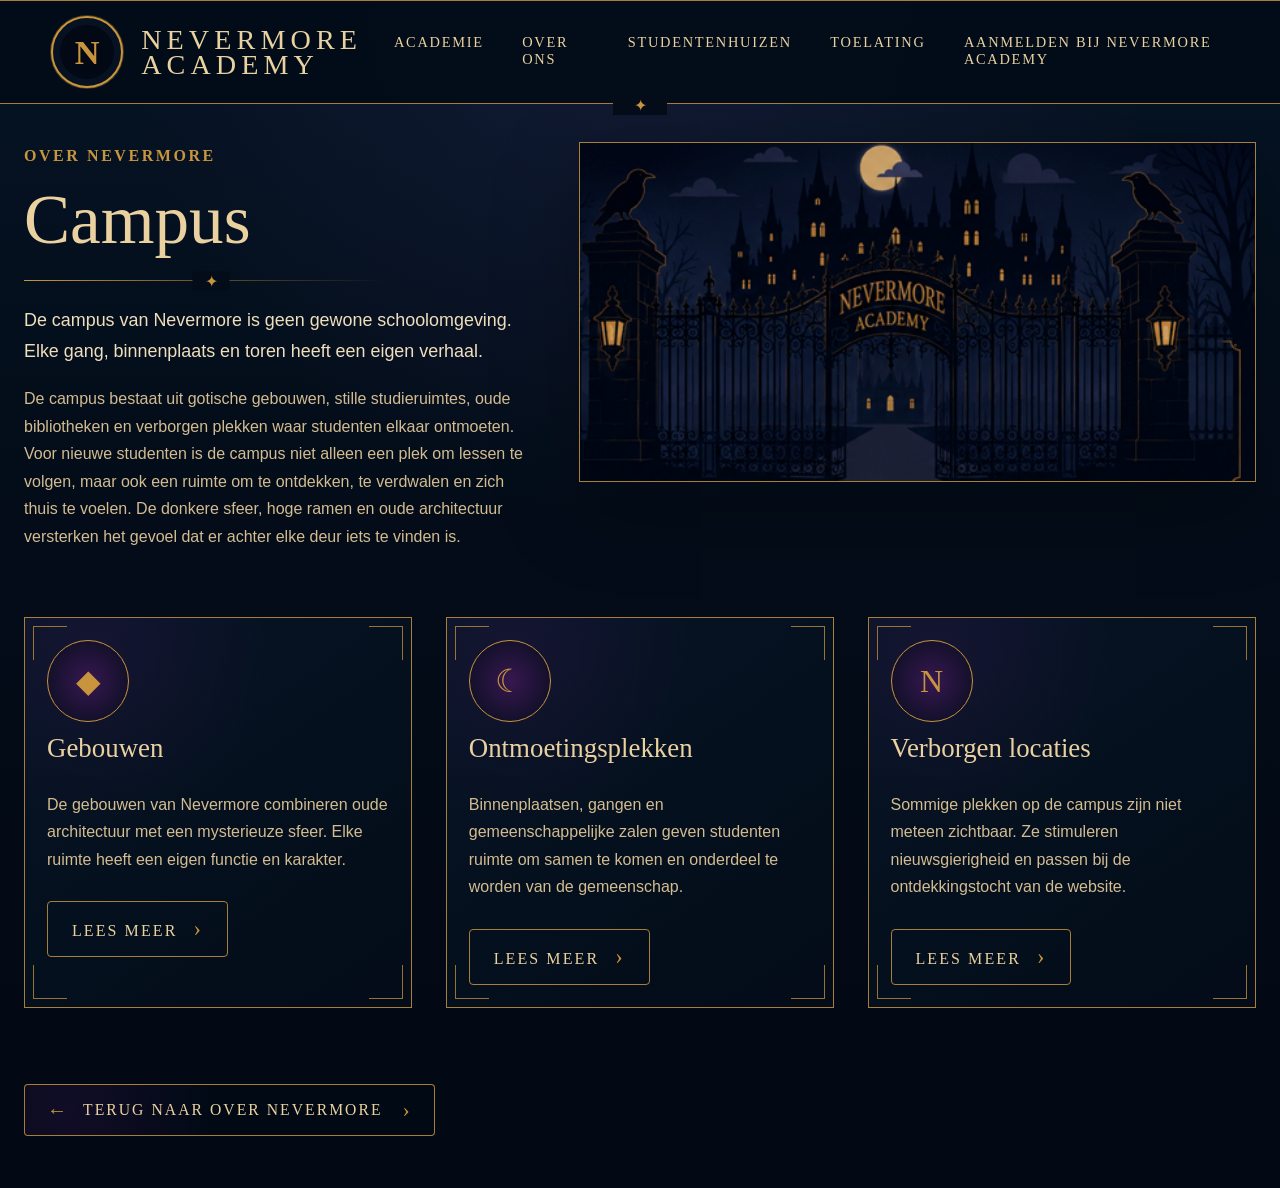
<file: campus.html>
<!doctype html>
<html lang="nl">
  <head>
    <meta charset="UTF-8" />
    <meta name="viewport" content="width=device-width, initial-scale=1.0" />
    <title>Campus | Nevermore Academy</title>
    <link rel="stylesheet" href="styles.css" />
  </head>
  <body>
    <header class="academy-header">
      <a class="brand" href="index.html#home" aria-label="Nevermore Academy homepage">
        <span class="crest">N</span>
        <span class="brand-text">Nevermore<br />Academy</span>
      </a>
      <nav class="nav" aria-label="Hoofdnavigatie">
        <a href="index.html#home">Academie</a>
        <a href="index.html#gids">Over ons</a>
        <a href="index.html#huizen">Studentenhuizen</a>
        <a href="index.html#route">Toelating</a>
        <a href="index.html#aanmelden">Aanmelden bij Nevermore Academy</a>
      </nav>
    </header>

    <main class="detail-page page-frame">
      <section class="detail-hero">
        <div class="detail-copy">
          <p class="eyebrow">Over Nevermore</p>
          <h1>Campus</h1>
          <div class="rule"></div>
          <p class="detail-intro">
            De campus van Nevermore is geen gewone schoolomgeving. Elke gang, binnenplaats
            en toren heeft een eigen verhaal.
          </p>
          <p>
            De campus bestaat uit gotische gebouwen, stille studieruimtes, oude bibliotheken en
            verborgen plekken waar studenten elkaar ontmoeten. Voor nieuwe studenten is de campus
            niet alleen een plek om lessen te volgen, maar ook een ruimte om te ontdekken, te
            verdwalen en zich thuis te voelen. De donkere sfeer, hoge ramen en oude architectuur
            versterken het gevoel dat er achter elke deur iets te vinden is.
          </p>
        </div>
        <img class="detail-image" src="assets/ref-about-gate.png" alt="Nevermore Academy achter de poort" />
      </section>

      <section class="detail-card-grid" aria-label="Campus onderdelen">
        <article class="detail-card">
          <span class="round-icon">◆</span>
          <h3>Gebouwen</h3>
          <p>De gebouwen van Nevermore combineren oude architectuur met een mysterieuze sfeer. Elke ruimte heeft een eigen functie en karakter.</p>
          <span class="mini-button">Lees meer</span>
        </article>
        <article class="detail-card">
          <span class="round-icon">☾</span>
          <h3>Ontmoetingsplekken</h3>
          <p>Binnenplaatsen, gangen en gemeenschappelijke zalen geven studenten ruimte om samen te komen en onderdeel te worden van de gemeenschap.</p>
          <span class="mini-button">Lees meer</span>
        </article>
        <article class="detail-card">
          <span class="round-icon">N</span>
          <h3>Verborgen locaties</h3>
          <p>Sommige plekken op de campus zijn niet meteen zichtbaar. Ze stimuleren nieuwsgierigheid en passen bij de ontdekkingstocht van de website.</p>
          <span class="mini-button">Lees meer</span>
        </article>
      </section>
      <a class="detail-back-link" href="index.html#gids">Terug naar Over Nevermore</a>
    </main>
  </body>
</html>
</file>
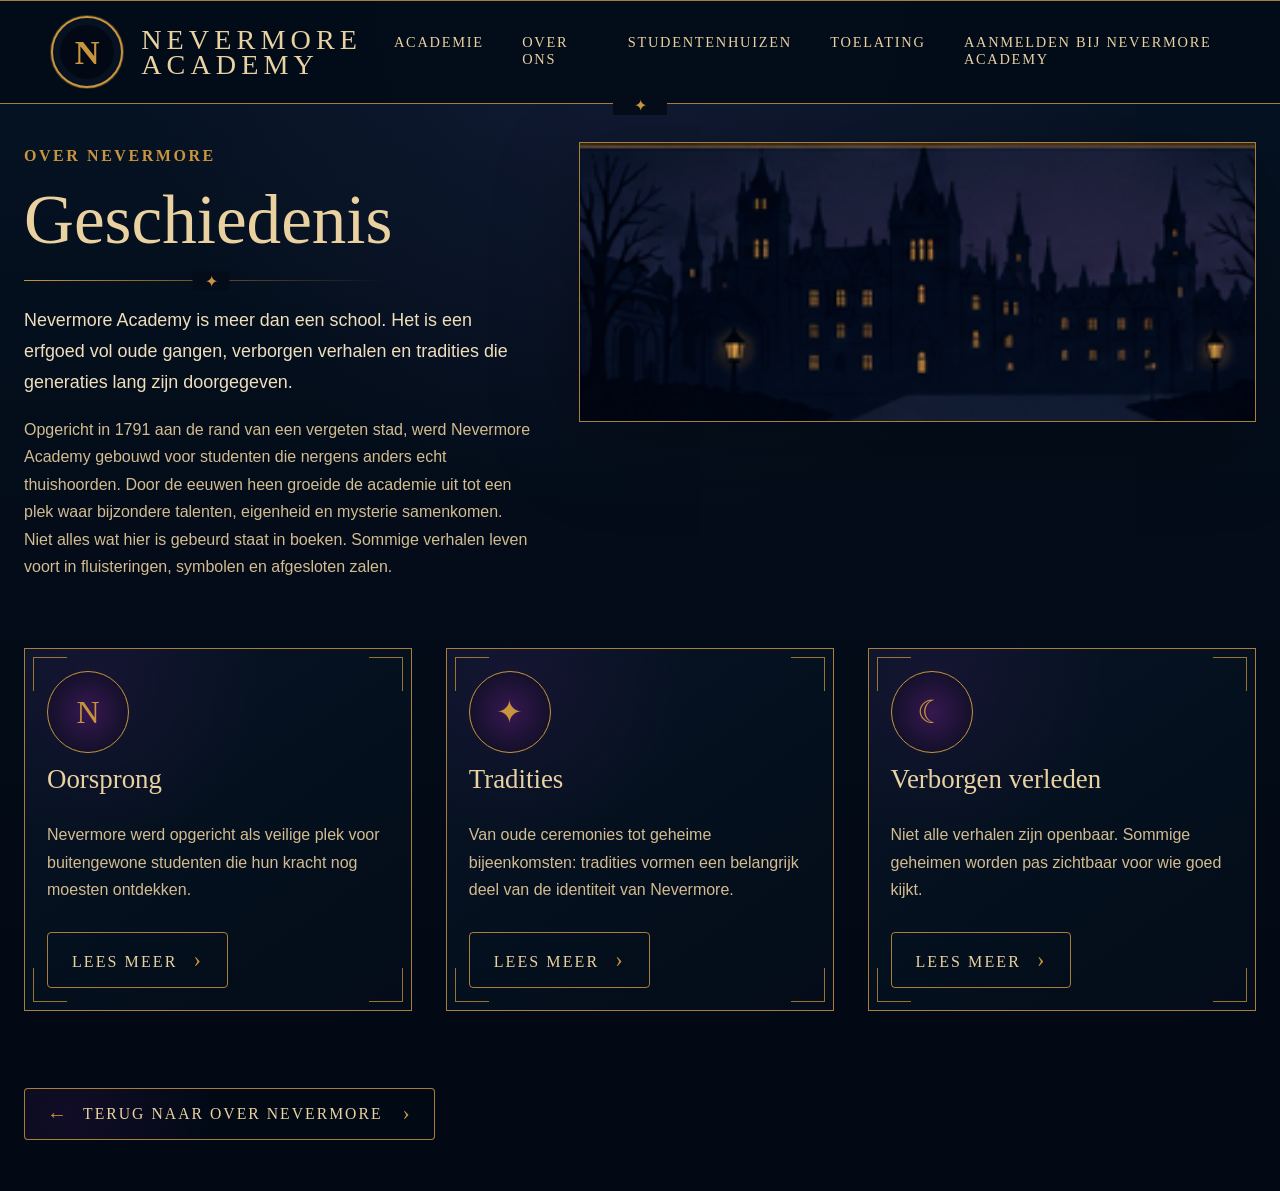
<file: geschiedenis.html>
<!doctype html>
<html lang="nl">
  <head>
    <meta charset="UTF-8" />
    <meta name="viewport" content="width=device-width, initial-scale=1.0" />
    <title>Geschiedenis | Nevermore Academy</title>
    <link rel="stylesheet" href="styles.css" />
  </head>
  <body>
    <header class="academy-header">
      <a class="brand" href="index.html#home" aria-label="Nevermore Academy homepage">
        <span class="crest">N</span>
        <span class="brand-text">Nevermore<br />Academy</span>
      </a>
      <nav class="nav" aria-label="Hoofdnavigatie">
        <a href="index.html#home">Academie</a>
        <a href="index.html#gids">Over ons</a>
        <a href="index.html#huizen">Studentenhuizen</a>
        <a href="index.html#route">Toelating</a>
        <a href="index.html#aanmelden">Aanmelden bij Nevermore Academy</a>
      </nav>
    </header>

    <main class="detail-page page-frame">
      <section class="detail-hero">
        <div class="detail-copy">
          <p class="eyebrow">Over Nevermore</p>
          <h1>Geschiedenis</h1>
          <div class="rule"></div>
          <p class="detail-intro">
            Nevermore Academy is meer dan een school. Het is een erfgoed vol oude gangen,
            verborgen verhalen en tradities die generaties lang zijn doorgegeven.
          </p>
          <p>
            Opgericht in 1791 aan de rand van een vergeten stad, werd Nevermore Academy gebouwd
            voor studenten die nergens anders echt thuishoorden. Door de eeuwen heen groeide de
            academie uit tot een plek waar bijzondere talenten, eigenheid en mysterie samenkomen.
            Niet alles wat hier is gebeurd staat in boeken. Sommige verhalen leven voort in
            fluisteringen, symbolen en afgesloten zalen.
          </p>
        </div>
        <img class="detail-image" src="assets/ref-about-small.png" alt="Nevermore campus in de nacht" />
      </section>

      <section class="detail-card-grid" aria-label="Geschiedenis onderdelen">
        <article class="detail-card">
          <span class="round-icon">N</span>
          <h3>Oorsprong</h3>
          <p>Nevermore werd opgericht als veilige plek voor buitengewone studenten die hun kracht nog moesten ontdekken.</p>
          <span class="mini-button">Lees meer</span>
        </article>
        <article class="detail-card">
          <span class="round-icon">✦</span>
          <h3>Tradities</h3>
          <p>Van oude ceremonies tot geheime bijeenkomsten: tradities vormen een belangrijk deel van de identiteit van Nevermore.</p>
          <span class="mini-button">Lees meer</span>
        </article>
        <article class="detail-card">
          <span class="round-icon">☾</span>
          <h3>Verborgen verleden</h3>
          <p>Niet alle verhalen zijn openbaar. Sommige geheimen worden pas zichtbaar voor wie goed kijkt.</p>
          <span class="mini-button">Lees meer</span>
        </article>
      </section>
      <a class="detail-back-link" href="index.html#gids">Terug naar Over Nevermore</a>
    </main>
  </body>
</html>
</file>
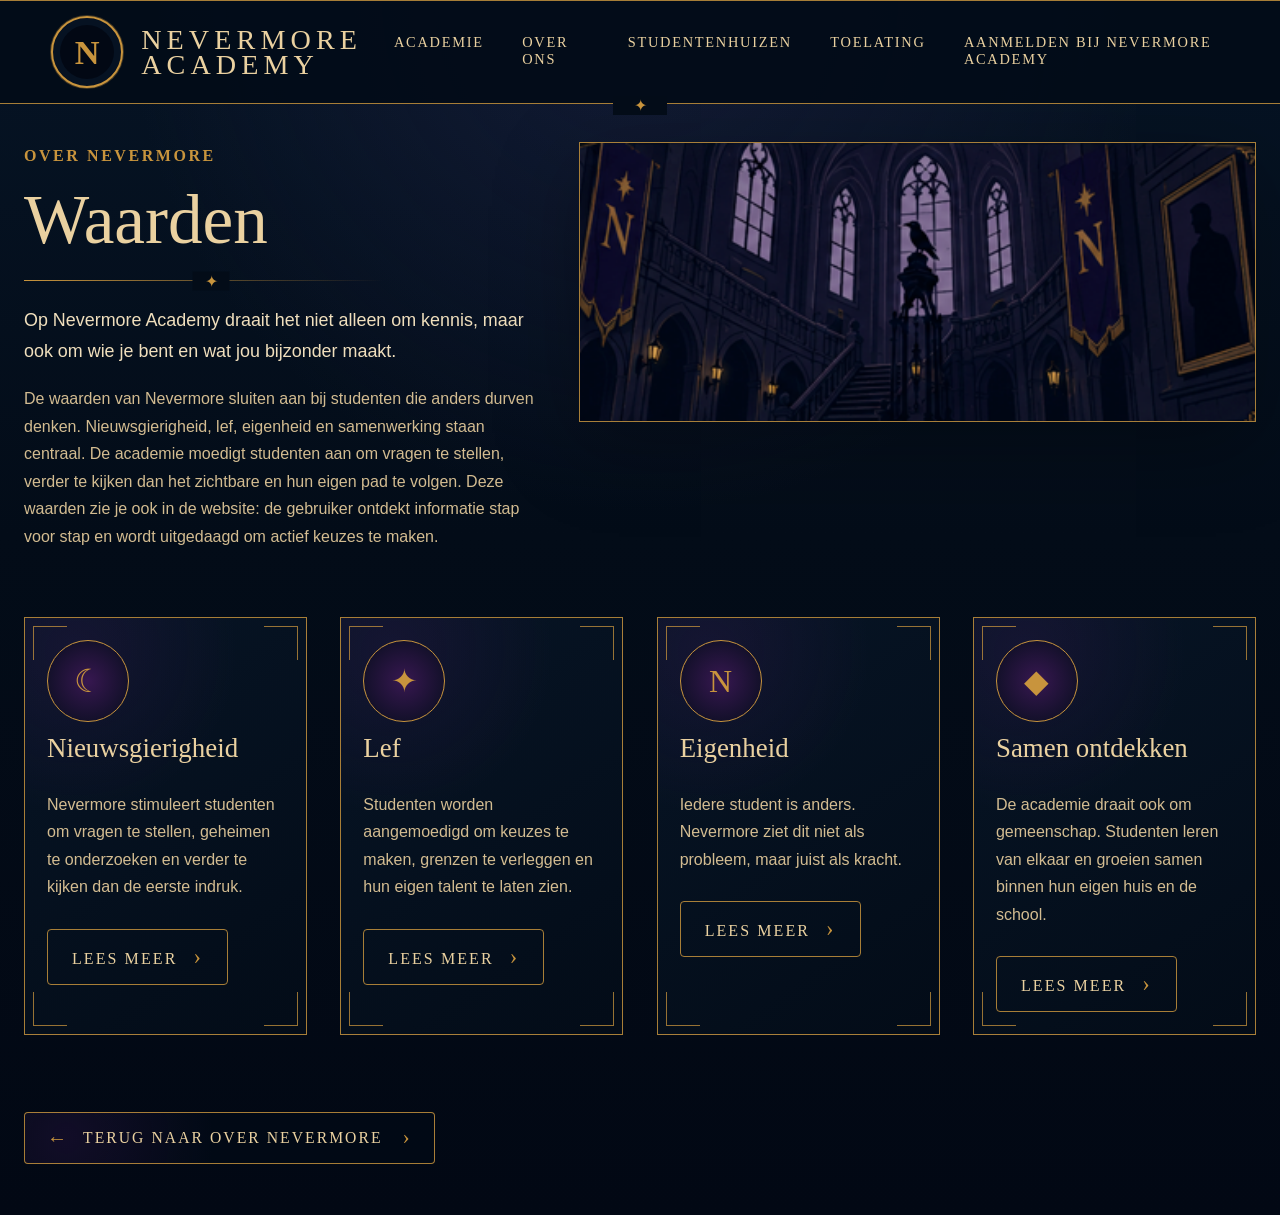
<file: waarden.html>
<!doctype html>
<html lang="nl">
  <head>
    <meta charset="UTF-8" />
    <meta name="viewport" content="width=device-width, initial-scale=1.0" />
    <title>Waarden | Nevermore Academy</title>
    <link rel="stylesheet" href="styles.css" />
  </head>
  <body>
    <header class="academy-header">
      <a class="brand" href="index.html#home" aria-label="Nevermore Academy homepage">
        <span class="crest">N</span>
        <span class="brand-text">Nevermore<br />Academy</span>
      </a>
      <nav class="nav" aria-label="Hoofdnavigatie">
        <a href="index.html#home">Academie</a>
        <a href="index.html#gids">Over ons</a>
        <a href="index.html#huizen">Studentenhuizen</a>
        <a href="index.html#route">Toelating</a>
        <a href="index.html#aanmelden">Aanmelden bij Nevermore Academy</a>
      </nav>
    </header>

    <main class="detail-page page-frame">
      <section class="detail-hero">
        <div class="detail-copy">
          <p class="eyebrow">Over Nevermore</p>
          <h1>Waarden</h1>
          <div class="rule"></div>
          <p class="detail-intro">
            Op Nevermore Academy draait het niet alleen om kennis, maar ook om wie je bent
            en wat jou bijzonder maakt.
          </p>
          <p>
            De waarden van Nevermore sluiten aan bij studenten die anders durven denken.
            Nieuwsgierigheid, lef, eigenheid en samenwerking staan centraal. De academie moedigt
            studenten aan om vragen te stellen, verder te kijken dan het zichtbare en hun eigen pad
            te volgen. Deze waarden zie je ook in de website: de gebruiker ontdekt informatie
            stap voor stap en wordt uitgedaagd om actief keuzes te maken.
          </p>
        </div>
        <img class="detail-image" src="assets/ref-about-interior.png" alt="Interieur van Nevermore Academy" />
      </section>

      <section class="detail-card-grid values-grid" aria-label="Waarden onderdelen">
        <article class="detail-card">
          <span class="round-icon">☾</span>
          <h3>Nieuwsgierigheid</h3>
          <p>Nevermore stimuleert studenten om vragen te stellen, geheimen te onderzoeken en verder te kijken dan de eerste indruk.</p>
          <span class="mini-button">Lees meer</span>
        </article>
        <article class="detail-card">
          <span class="round-icon">✦</span>
          <h3>Lef</h3>
          <p>Studenten worden aangemoedigd om keuzes te maken, grenzen te verleggen en hun eigen talent te laten zien.</p>
          <span class="mini-button">Lees meer</span>
        </article>
        <article class="detail-card">
          <span class="round-icon">N</span>
          <h3>Eigenheid</h3>
          <p>Iedere student is anders. Nevermore ziet dit niet als probleem, maar juist als kracht.</p>
          <span class="mini-button">Lees meer</span>
        </article>
        <article class="detail-card">
          <span class="round-icon">◆</span>
          <h3>Samen ontdekken</h3>
          <p>De academie draait ook om gemeenschap. Studenten leren van elkaar en groeien samen binnen hun eigen huis en de school.</p>
          <span class="mini-button">Lees meer</span>
        </article>
      </section>
      <a class="detail-back-link" href="index.html#gids">Terug naar Over Nevermore</a>
    </main>
  </body>
</html>
</file>
<file: styles.css>
:root {
  --bg: #030c18;
  --bg-2: #061222;
  --panel: #071526;
  --panel-soft: rgba(7, 21, 38, 0.92);
  --gold: #c8943d;
  --gold-light: #ead1a0;
  --cream: #f0dfbd;
  --muted: #d3bc91;
  --violet: #3b1856;
  --line: rgba(200, 148, 61, 0.84);
  --line-soft: rgba(200, 148, 61, 0.42);
}

* {
  box-sizing: border-box;
}

html {
  scroll-behavior: smooth;
  background: var(--bg);
}

section[id] {
  scroll-margin-top: 24px;
}

#gids-kaarten {
  scroll-margin-top: 24px;
}

body {
  margin: 0;
  color: var(--cream);
  background:
    radial-gradient(circle at 50% 0%, rgba(32, 35, 70, 0.5), transparent 32rem),
    linear-gradient(180deg, #061425 0%, #030c18 44%, #020814 100%);
  font-family: "Segoe UI", Arial, sans-serif;
}

body::before {
  content: "";
  position: fixed;
  inset: 0;
  z-index: -1;
  pointer-events: none;
  opacity: 0.2;
  background:
    linear-gradient(rgba(200, 148, 61, 0.04) 1px, transparent 1px),
    linear-gradient(90deg, rgba(200, 148, 61, 0.035) 1px, transparent 1px);
  background-size: 72px 72px;
  mask-image: linear-gradient(180deg, black, transparent 70%);
}

a {
  color: inherit;
  text-decoration: none;
}

img {
  display: block;
  max-width: 100%;
}

.sr-only {
  position: absolute;
  width: 1px;
  height: 1px;
  overflow: hidden;
  clip: rect(0, 0, 0, 0);
  white-space: nowrap;
}

.academy-header {
  position: relative;
  z-index: 20;
  display: flex;
  align-items: center;
  justify-content: space-between;
  gap: 32px;
  min-height: 104px;
  padding: 14px clamp(26px, 4vw, 58px);
  border-top: 1px solid var(--line);
  border-bottom: 1px solid var(--line);
  background: rgba(3, 12, 24, 0.96);
}

.academy-header::after {
  content: "✦";
  position: absolute;
  left: 50%;
  bottom: -12px;
  width: 54px;
  transform: translateX(-50%);
  color: var(--gold);
  background: var(--bg);
  text-align: center;
}

.brand {
  display: inline-flex;
  align-items: center;
  gap: 18px;
  color: var(--gold-light);
  font-family: Georgia, "Times New Roman", serif;
  text-transform: uppercase;
}

.brand-text {
  font-size: clamp(1.25rem, 2.2vw, 2rem);
  line-height: 0.9;
  letter-spacing: 0.18em;
}

.crest {
  display: inline-grid;
  place-items: center;
  width: 72px;
  height: 72px;
  flex: 0 0 auto;
  border: 2px solid var(--gold);
  border-radius: 50%;
  color: var(--gold);
  background: #020814;
  font-family: Georgia, "Times New Roman", serif;
  font-size: 2.15rem;
  font-weight: 700;
  box-shadow: inset 0 0 0 7px #061222, 0 0 0 1px rgba(200, 148, 61, 0.32);
}

.small-crest {
  width: 74px;
  height: 74px;
  font-size: 2rem;
}

.nav {
  display: flex;
  gap: clamp(18px, 3vw, 46px);
  color: var(--gold-light);
  font-family: Georgia, "Times New Roman", serif;
  text-transform: uppercase;
  letter-spacing: 0.12em;
  font-size: 0.9rem;
}

.nav a {
  padding-block: 8px;
  border-bottom: 2px solid transparent;
}

.nav a:hover {
  border-color: var(--gold);
  color: var(--gold);
}

.page-frame {
  width: min(1460px, calc(100% - 48px));
  margin-inline: auto;
}

.hero {
  display: grid;
  grid-template-columns: minmax(360px, 0.85fr) minmax(420px, 1.15fr);
  gap: clamp(32px, 5vw, 72px);
  align-items: center;
  padding: clamp(52px, 7vw, 86px) 0 38px;
}

.hero-copy {
  padding-left: clamp(0px, 3vw, 36px);
}

.eyebrow {
  margin: 0 0 14px;
  color: var(--gold);
  font-family: Georgia, "Times New Roman", serif;
  font-weight: 700;
  text-transform: uppercase;
  letter-spacing: 0.16em;
}

h1,
h2,
h3 {
  margin: 0;
  color: var(--gold-light);
  font-family: Georgia, "Times New Roman", serif;
  font-weight: 400;
  line-height: 1.05;
}

h1 {
  font-size: clamp(4rem, 6.7vw, 6.7rem);
}

h2 {
  font-size: clamp(3rem, 5vw, 5.4rem);
}

h3 {
  font-size: clamp(1.8rem, 2.5vw, 2.8rem);
}

p {
  color: var(--muted);
  line-height: 1.72;
}

.hero-copy p:not(.eyebrow) {
  max-width: 560px;
  color: var(--cream);
  font-size: 1.18rem;
}

.rule {
  width: min(360px, 82%);
  height: 1px;
  margin: 24px 0;
  background: linear-gradient(90deg, var(--gold), transparent);
  position: relative;
}

.rule::after {
  content: "✦";
  position: absolute;
  left: 52%;
  top: 50%;
  transform: translate(-50%, -50%);
  color: var(--gold);
  background: var(--bg);
  padding: 0 12px;
}

.rule.centered {
  margin-inline: auto;
  background: linear-gradient(90deg, transparent, var(--gold), transparent);
}

.rule.small {
  width: 260px;
}

.actions {
  display: flex;
  flex-wrap: wrap;
  gap: 16px;
  margin-top: 28px;
}

.button,
.mini-button,
.back-link {
  min-height: 52px;
  border: 1px solid var(--line);
  border-radius: 4px;
  padding: 14px 24px;
  color: var(--gold-light);
  background: transparent;
  font-family: Georgia, "Times New Roman", serif;
  text-transform: uppercase;
  letter-spacing: 0.13em;
  cursor: pointer;
  transition: transform 160ms ease, border-color 160ms ease, background 160ms ease;
}

.button::after,
.mini-button::after {
  content: "›";
  margin-left: 16px;
  color: var(--gold);
  font-size: 1.4rem;
}

.button:hover,
.mini-button:hover,
.back-link:hover,
.house:hover {
  transform: translateY(-2px);
  border-color: var(--gold-light);
}

.primary {
  background: linear-gradient(135deg, rgba(70, 26, 88, 0.96), rgba(33, 22, 58, 0.98));
}

.ghost {
  background: rgba(2, 8, 20, 0.42);
}

.hero-art {
  margin: 0;
  border-bottom: 1px solid var(--line-soft);
}

.hero-art img {
  width: 100%;
  min-height: 360px;
  object-fit: cover;
  object-position: center;
}

.hero-cards {
  grid-column: 1 / -1;
  display: grid;
  grid-template-columns: repeat(2, minmax(280px, 1fr));
  gap: 28px;
}

.image-card {
  border: 1px solid var(--line);
  background: var(--panel);
  transition: transform 180ms ease, box-shadow 180ms ease;
}

.image-card:hover {
  transform: translateY(-4px);
  box-shadow: 0 24px 60px rgba(0, 0, 0, 0.34);
}

.image-card img {
  width: 100%;
  height: 100%;
  aspect-ratio: 400 / 245;
  object-fit: cover;
}

.about,
.houses,
.admission,
.signup {
  padding-block: clamp(62px, 8vw, 104px);
}

.houses.page-frame {
  width: min(1460px, calc(100% - 60px));
  padding-top: clamp(34px, 5vw, 64px);
}

.houses .section-title {
  display: block;
  margin-bottom: clamp(20px, 3vw, 34px);
}

.houses .section-title h2 {
  font-size: clamp(3.4rem, 5.2vw, 5.6rem);
}

.about-intro {
  display: grid;
  grid-template-columns: minmax(320px, 0.7fr) minmax(460px, 1.3fr);
  gap: 28px;
  align-items: end;
}

.about-intro img,
.wide-illustration,
.campus-band img,
.route-image {
  border: 1px solid var(--line);
  background: var(--panel);
}

.about-intro img {
  aspect-ratio: 518 / 259;
  object-fit: cover;
}

.wide-illustration {
  aspect-ratio: 332 / 110;
  object-fit: cover;
}

.campus-band img {
  aspect-ratio: 437 / 170;
}

.about-grid {
  display: grid;
  grid-template-columns: repeat(3, minmax(0, 1fr));
  gap: 18px;
  margin-top: 22px;
}

.wide-illustration {
  grid-column: 1 / -1;
  width: 42%;
  min-width: 360px;
}

.ornate-card,
.ornate-box,
.tip-band,
.next-band,
.signup-form {
  position: relative;
  border: 1px solid var(--line);
  background: linear-gradient(145deg, rgba(7, 21, 38, 0.98), rgba(3, 12, 24, 0.98));
}

.ornate-card::before,
.ornate-box::before,
.tip-band::before,
.next-band::before,
.signup-form::before,
.route-panel::before {
  content: "";
  position: absolute;
  inset: 8px;
  pointer-events: none;
  background:
    linear-gradient(var(--gold), var(--gold)) left top / 34px 1px no-repeat,
    linear-gradient(var(--gold), var(--gold)) left top / 1px 34px no-repeat,
    linear-gradient(var(--gold), var(--gold)) right top / 34px 1px no-repeat,
    linear-gradient(var(--gold), var(--gold)) right top / 1px 34px no-repeat,
    linear-gradient(var(--gold), var(--gold)) left bottom / 34px 1px no-repeat,
    linear-gradient(var(--gold), var(--gold)) left bottom / 1px 34px no-repeat,
    linear-gradient(var(--gold), var(--gold)) right bottom / 34px 1px no-repeat,
    linear-gradient(var(--gold), var(--gold)) right bottom / 1px 34px no-repeat;
  opacity: 0.82;
}

.ornate-card {
  display: grid;
  grid-template-columns: auto 1fr;
  gap: 18px;
  align-items: center;
  min-height: 170px;
  padding: 28px;
}

.ornate-card .mini-button {
  grid-column: 2;
  justify-self: start;
  min-height: 42px;
  padding: 10px 20px;
}

.round-icon {
  display: inline-grid;
  place-items: center;
  width: 82px;
  height: 82px;
  border: 1px solid var(--gold);
  border-radius: 50%;
  color: var(--gold);
  background: radial-gradient(circle, rgba(61, 24, 86, 0.86), rgba(3, 12, 24, 0.86));
  font-family: Georgia, "Times New Roman", serif;
  font-size: 2rem;
}

.campus-band {
  display: grid;
  grid-template-columns: minmax(320px, 0.9fr) minmax(420px, 1.1fr);
  gap: 28px;
  margin-top: 24px;
  padding: 30px;
  border: 1px solid var(--line);
  background: linear-gradient(135deg, rgba(7, 21, 38, 0.98), rgba(4, 14, 26, 0.96));
}

.campus-band img {
  width: 100%;
  height: 100%;
  min-height: 220px;
  object-fit: cover;
}

.section-title {
  max-width: 980px;
  margin: 0 auto 34px;
  text-align: center;
}

.section-title p {
  max-width: 620px;
  margin-inline: auto;
  font-size: 1.15rem;
}

.house-grid {
  display: grid;
  grid-template-columns: repeat(4, minmax(0, 1fr));
  gap: clamp(14px, 1.8vw, 24px);
  align-items: stretch;
  width: 100%;
  margin-inline: auto;
}

.house {
  position: relative;
  display: grid;
  grid-template-rows: auto auto 1fr;
  min-height: clamp(342px, 35vw, 430px);
  padding: 0;
  border: 1px solid var(--line);
  color: var(--cream);
  background:
    radial-gradient(circle at 50% 18%, rgba(59, 24, 86, 0.32), transparent 40%),
    linear-gradient(180deg, rgba(7, 21, 38, 0.98), rgba(2, 8, 20, 0.98));
  cursor: pointer;
  overflow: hidden;
  text-align: center;
  box-shadow: none;
  transition: transform 180ms ease, border-color 180ms ease, filter 180ms ease;
}

.house::before {
  content: "";
  position: absolute;
  inset: 8px;
  pointer-events: none;
  background:
    linear-gradient(var(--gold), var(--gold)) left top / 34px 1px no-repeat,
    linear-gradient(var(--gold), var(--gold)) left top / 1px 34px no-repeat,
    linear-gradient(var(--gold), var(--gold)) right top / 34px 1px no-repeat,
    linear-gradient(var(--gold), var(--gold)) right top / 1px 34px no-repeat,
    linear-gradient(var(--gold), var(--gold)) left bottom / 34px 1px no-repeat,
    linear-gradient(var(--gold), var(--gold)) left bottom / 1px 34px no-repeat,
    linear-gradient(var(--gold), var(--gold)) right bottom / 34px 1px no-repeat,
    linear-gradient(var(--gold), var(--gold)) right bottom / 1px 34px no-repeat;
  opacity: 0.72;
}

.house-art {
  display: block;
  height: clamp(126px, 13vw, 174px);
  overflow: hidden;
  border-bottom: 1px solid var(--line);
  background: #020814;
}

.house-art img {
  width: 100%;
  height: 100%;
  max-width: none;
  object-fit: cover;
  object-position: top center;
  filter: brightness(0.9) contrast(1.14) saturate(1.04);
  transition: filter 180ms ease, transform 180ms ease, opacity 180ms ease;
}

.house-token {
  z-index: 1;
  display: inline-grid;
  place-items: center;
  width: clamp(54px, 5vw, 68px);
  height: clamp(54px, 5vw, 68px);
  margin: clamp(-34px, -2.5vw, -27px) auto 8px;
  border: 1px solid var(--gold);
  border-radius: 50%;
  color: var(--gold-light);
  background: radial-gradient(circle, rgba(59, 24, 86, 0.98), rgba(3, 12, 24, 0.98));
  font-family: Georgia, "Times New Roman", serif;
  font-size: clamp(1.5rem, 2vw, 1.95rem);
  box-shadow: 0 0 0 6px rgba(3, 12, 24, 0.9);
}

.house-copy {
  z-index: 1;
  display: grid;
  align-content: start;
  justify-items: center;
  gap: 8px;
  height: 100%;
  padding: 0 clamp(12px, 1.4vw, 18px) clamp(16px, 2vw, 22px);
}

.house-name {
  color: var(--gold-light);
  font-family: Georgia, "Times New Roman", serif;
  font-size: clamp(1.25rem, 1.9vw, 2rem);
  line-height: 1;
  text-transform: uppercase;
  letter-spacing: 0.16em;
}

.house-divider {
  display: block;
  width: 94px;
  height: 1px;
  background: linear-gradient(90deg, transparent, var(--gold), transparent);
}

.house-secret {
  min-height: clamp(52px, 5vw, 66px);
  color: var(--muted);
  font-size: clamp(0.78rem, 1vw, 0.95rem);
  line-height: 1.45;
}

.house-button {
  display: inline-flex;
  align-items: center;
  justify-content: center;
  width: min(190px, 100%);
  min-height: 40px;
  margin-top: auto;
  border: 1px solid var(--line);
  border-radius: 4px;
  padding: 9px 16px;
  color: var(--gold-light);
  background: linear-gradient(135deg, rgba(70, 26, 88, 0.9), rgba(33, 22, 58, 0.96));
  font-family: Georgia, "Times New Roman", serif;
  font-size: clamp(0.78rem, 1vw, 0.94rem);
  text-transform: uppercase;
  letter-spacing: 0.13em;
}

.house-button::after {
  content: "›";
  margin-left: 16px;
  color: var(--gold);
  font-size: 1.35rem;
}

.house.is-active {
  border-color: var(--gold-light);
  filter: drop-shadow(0 0 16px rgba(200, 148, 61, 0.2));
}

.house:hover {
  transform: translateY(-3px);
}

.house:hover .house-art img {
  filter: brightness(1.02) contrast(1.16) saturate(1.08);
}

.house-meaning[hidden] {
  display: none;
}

.house-meaning {
  display: grid;
  grid-template-columns: auto minmax(280px, 1fr) auto;
  gap: clamp(22px, 4vw, 44px);
  align-items: center;
  width: min(1180px, 100%);
  margin: clamp(34px, 4vw, 56px) auto 0;
  padding: clamp(26px, 3vw, 38px) clamp(26px, 4vw, 52px);
}

.house-meaning h3 {
  font-size: clamp(2rem, 3vw, 3.2rem);
}

.house-meaning-copy {
  max-width: 680px;
  margin: 6px 0 0;
  color: var(--cream);
  font-size: clamp(1rem, 1.2vw, 1.18rem);
}

.next-band,
.tip-band {
  display: grid;
  grid-template-columns: auto minmax(280px, 1fr) minmax(360px, 0.72fr);
  gap: clamp(24px, 4vw, 52px);
  align-items: center;
  margin-top: 26px;
  padding: clamp(34px, 4vw, 58px) clamp(28px, 4vw, 56px);
}

.houses .next-band {
  margin-top: clamp(76px, 7vw, 112px);
  padding: clamp(22px, 2.6vw, 30px) clamp(24px, 4vw, 44px);
}

.houses .next-band h3 {
  font-size: clamp(2rem, 3vw, 3.4rem);
}

.admission {
  border-top: 1px solid var(--line-soft);
}

.route-progress {
  position: relative;
  display: grid;
  grid-template-columns: repeat(4, 1fr);
  gap: 24px;
  margin: 20px auto 34px;
  max-width: 1080px;
}

.route-progress::before {
  content: "";
  position: absolute;
  top: 17px;
  left: 9%;
  right: 9%;
  height: 1px;
  background: var(--line);
}

.step {
  position: relative;
  display: grid;
  justify-items: center;
  gap: 10px;
  border: 0;
  color: var(--muted);
  background: transparent;
  font: inherit;
  cursor: pointer;
}

.step span {
  display: block;
  width: 36px;
  height: 36px;
  border: 1px solid var(--gold);
  border-radius: 50%;
  background: var(--bg);
}

.step.is-active span {
  background: radial-gradient(circle, var(--violet), var(--bg) 70%);
  box-shadow: 0 0 26px rgba(200, 148, 61, 0.24);
}

.route-panel {
  position: relative;
  display: none;
}

.route-panel.is-active {
  display: block;
}

.admission-layout {
  display: grid;
  grid-template-columns: minmax(330px, 0.95fr) minmax(360px, 1.05fr);
  gap: 24px;
}

.route-image {
  width: 100%;
  height: 100%;
  aspect-ratio: 340 / 227;
  min-height: 350px;
  object-fit: cover;
}

.route-copy,
.hint,
.result {
  padding: clamp(28px, 4vw, 46px);
}

.scan-page {
  position: relative;
  display: grid;
  grid-template-columns: minmax(120px, 0.32fr) minmax(460px, 1fr) minmax(120px, 0.32fr);
  gap: clamp(18px, 2vw, 28px);
  align-items: center;
  min-height: 670px;
  border: 1px solid var(--line);
  padding: clamp(24px, 4vw, 44px);
  overflow: hidden;
  background: radial-gradient(circle at 50% 32%, rgba(41, 31, 60, 0.5), transparent 24rem);
}

.scan-side {
  width: 100%;
  height: 100%;
  max-height: 520px;
  object-fit: cover;
  opacity: 0.76;
}

.scan-center {
  display: grid;
  justify-items: center;
  text-align: center;
}

.back-link {
  justify-self: start;
  min-height: 0;
  padding: 0;
  border: 0;
  color: var(--gold);
  background: transparent;
  text-transform: none;
  letter-spacing: 0;
}

.scanner {
  position: relative;
  width: min(560px, 100%);
  aspect-ratio: 1;
  overflow: hidden;
  border: 2px solid var(--gold);
  background:
    radial-gradient(circle at var(--moon-x, 64%) var(--moon-y, 38%), rgba(200, 148, 61, 0.14), transparent 10%),
    linear-gradient(145deg, rgba(16, 22, 38, 0.95), rgba(7, 13, 25, 0.96));
  cursor: default;
  touch-action: none;
  user-select: none;
  -webkit-user-drag: none;
  -webkit-touch-callout: none;
}

.camera-feed,
.camera-fallback {
  position: absolute;
  inset: 0;
  width: 100%;
  height: 100%;
}

.camera-feed {
  z-index: 0;
  object-fit: cover;
  opacity: 0;
  transition: opacity 220ms ease;
  user-select: none;
  -webkit-user-drag: none;
}

.scanner.has-camera .camera-feed {
  opacity: 0.88;
}

.camera-fallback {
  z-index: 0;
  display: grid;
  place-items: center;
  color: rgba(240, 223, 189, 0.45);
  background:
    radial-gradient(circle at 30% 30%, rgba(59, 24, 86, 0.28), transparent 30%),
    linear-gradient(145deg, rgba(16, 22, 38, 0.96), rgba(7, 13, 25, 0.96));
}

.scanner.has-camera .camera-fallback {
  display: none;
}

.scanner::before,
.scanner::after {
  content: "";
  position: absolute;
  inset: 18px;
  z-index: 3;
  pointer-events: none;
  background:
    linear-gradient(var(--gold), var(--gold)) left top / 42px 3px no-repeat,
    linear-gradient(var(--gold), var(--gold)) left top / 3px 42px no-repeat,
    linear-gradient(var(--gold), var(--gold)) right top / 42px 3px no-repeat,
    linear-gradient(var(--gold), var(--gold)) right top / 3px 42px no-repeat,
    linear-gradient(var(--gold), var(--gold)) left bottom / 42px 3px no-repeat,
    linear-gradient(var(--gold), var(--gold)) left bottom / 3px 42px no-repeat,
    linear-gradient(var(--gold), var(--gold)) right bottom / 42px 3px no-repeat,
    linear-gradient(var(--gold), var(--gold)) right bottom / 3px 42px no-repeat;
}

.scan-line {
  position: absolute;
  z-index: 4;
  left: 0;
  right: 0;
  top: 14%;
  height: 2px;
  background: var(--gold);
  box-shadow: 0 0 20px var(--gold);
  animation: scanning 2.6s linear infinite;
}

.scan-lens {
  position: absolute;
  left: var(--lens-x, 50%);
  top: var(--lens-y, 50%);
  z-index: 5;
  width: 116px;
  height: 116px;
  border: 1px solid rgba(240, 223, 189, 0.68);
  border-radius: 50%;
  pointer-events: none;
  opacity: 0;
  transform: translate(-50%, -50%);
  background: radial-gradient(circle, rgba(240, 223, 189, 0.14), rgba(59, 24, 86, 0.14), transparent 72%);
}

.scanner.is-searching .scan-lens {
  opacity: 1;
}

.ar-notice {
  position: absolute;
  left: 16px;
  right: 16px;
  top: 16px;
  z-index: 8;
  padding: 10px 12px;
  border: 1px solid rgba(200, 148, 61, 0.52);
  color: var(--gold-light);
  background: rgba(3, 12, 24, 0.72);
  font-size: 0.88rem;
  line-height: 1.45;
  opacity: 0;
  transform: translateY(-8px);
  transition: opacity 220ms ease, transform 220ms ease;
}

.scanner.is-searching .ar-notice,
.scanner.moon-ready .ar-notice,
.scanner.is-found .ar-notice {
  opacity: 1;
  transform: translateY(0);
}

.sigil {
  position: absolute;
  z-index: 2;
  left: 50%;
  top: 50%;
  display: grid;
  place-items: center;
  width: 122px;
  height: 122px;
  border: 1px solid rgba(200, 148, 61, 0.38);
  color: rgba(200, 148, 61, 0.08);
  transform: translate(-50%, -50%) rotate(45deg);
  font-family: Georgia, "Times New Roman", serif;
  font-size: 4rem;
  opacity: 0;
}

.noctis-moon-model,
.moon-fallback {
  position: absolute;
  left: var(--moon-x, 64%);
  top: var(--moon-y, 38%);
  z-index: 5;
  width: clamp(150px, 48%, 220px);
  height: clamp(150px, 48%, 220px);
  opacity: 0;
  user-select: none;
  pointer-events: none;
  -webkit-user-drag: none;
  filter: drop-shadow(0 0 34px rgba(200, 148, 61, 0.62));
  transform: translate(-50%, -50%) scale(0.62);
  transition: opacity 420ms ease, transform 520ms ease;
}

.noctis-moon-model {
  background: transparent;
  touch-action: none;
  cursor: default;
  --poster-color: transparent;
  --progress-bar-color: transparent;
  --progress-bar-height: 0;
  --progress-mask: transparent;
}

.noctis-moon-model::part(default-ar-button),
.noctis-moon-model::part(default-progress-bar),
.noctis-moon-model::part(default-interaction-prompt) {
  display: none;
}

.moon-fallback {
  display: grid;
  place-items: center;
  color: var(--gold-light);
  font-family: Georgia, "Times New Roman", serif;
  font-size: clamp(5rem, 18vw, 8.6rem);
  text-shadow: 0 0 22px rgba(200, 148, 61, 0.72);
}

.scanner.has-model-viewer .moon-fallback {
  display: none;
}

.scanner.moon-visible .noctis-moon-model,
.scanner.moon-visible .moon-fallback,
.scanner.is-found .noctis-moon-model,
.scanner.is-found .moon-fallback {
  opacity: 1;
  transform: translate(-50%, -50%) scale(1);
}

.scanner.is-found .noctis-moon-model,
.scanner.is-found .moon-fallback {
  opacity: 0.35;
}

.hidden-sigil {
  position: absolute;
  left: var(--moon-x, 64%);
  top: var(--moon-y, 38%);
  z-index: 6;
  display: none;
  place-items: center;
  width: clamp(240px, 68%, 360px);
  height: clamp(240px, 68%, 360px);
  border: 1px solid transparent;
  border-radius: 50%;
  color: rgba(200, 148, 61, 0);
  background: transparent;
  transform: translate(-50%, -50%);
  cursor: pointer;
  touch-action: manipulation;
  font-family: Georgia, "Times New Roman", serif;
  font-size: 2.3rem;
  opacity: 0;
  -webkit-user-drag: none;
}

.scanner.moon-visible .hidden-sigil {
  display: grid;
}

.scanner.is-near .hidden-sigil {
  border-color: transparent;
  opacity: 0.1;
}

.scanner.is-hot .hidden-sigil,
.scanner.is-found .hidden-sigil {
  color: var(--gold-light);
  opacity: 0.18;
  box-shadow: none;
}

.scanner.is-found .sigil {
  color: var(--gold);
  box-shadow: 0 0 44px rgba(200, 148, 61, 0.28);
}

.house-reveal {
  position: absolute;
  left: 50%;
  top: 50%;
  z-index: 7;
  display: grid;
  justify-items: center;
  gap: 6px;
  width: min(240px, 78%);
  padding: 22px;
  border: 1px solid var(--line);
  background: rgba(3, 12, 24, 0.82);
  opacity: 0;
  pointer-events: none;
  transform: translate(-50%, -50%) scale(0.92);
  transition: opacity 220ms ease, transform 220ms ease;
}

.scanner.is-found .house-reveal {
  opacity: 1;
  transform: translate(-50%, -50%) scale(1);
}

.house-reveal-symbol {
  display: grid;
  place-items: center;
  width: 74px;
  height: 74px;
  border: 1px solid var(--gold);
  border-radius: 50%;
  color: var(--gold-light);
  background: radial-gradient(circle, rgba(59, 24, 86, 0.95), rgba(3, 12, 24, 0.95));
  font-family: Georgia, "Times New Roman", serif;
  font-size: 2.35rem;
}

.house-reveal-name {
  color: var(--gold-light);
  font-family: Georgia, "Times New Roman", serif;
  font-size: 1.45rem;
  font-weight: 400;
  text-transform: uppercase;
  letter-spacing: 0.12em;
}

.house-reveal-copy {
  color: var(--muted);
  line-height: 1.45;
}

.scan-status {
  position: absolute;
  left: 18px;
  right: 18px;
  bottom: 16px;
  z-index: 8;
  color: var(--muted);
}

.scan-steps {
  display: grid;
  gap: 12px;
  width: min(520px, 100%);
  margin: 22px 0;
  padding: 0;
  list-style: none;
  text-align: left;
}

.scan-steps li {
  padding: 10px 0 10px 52px;
  border-bottom: 1px solid var(--line-soft);
  color: var(--muted);
  counter-increment: scan-step;
  position: relative;
}

.scan-steps li::before {
  content: counter(scan-step);
  position: absolute;
  left: 0;
  top: 6px;
  display: grid;
  place-items: center;
  width: 32px;
  height: 32px;
  border: 1px solid var(--gold);
  border-radius: 50%;
  color: var(--gold);
  background: var(--violet);
}

.scan-dashboard {
  display: grid;
  grid-template-columns: minmax(150px, 0.7fr) minmax(180px, 1fr);
  gap: 16px;
  width: min(520px, 100%);
  align-items: center;
  margin-bottom: 14px;
  padding: 14px 18px;
  border: 1px solid var(--line-soft);
}

.dashboard-label {
  display: block;
  color: var(--muted);
  font-size: 0.82rem;
}

.signal-meter {
  height: 10px;
  overflow: hidden;
  border: 1px solid var(--line);
  border-radius: 999px;
  background: rgba(240, 223, 189, 0.06);
}

.signal-meter span {
  display: block;
  width: 0%;
  height: 100%;
  background: linear-gradient(90deg, var(--violet), var(--gold));
  transition: width 120ms ease;
}

.centered-actions {
  justify-content: center;
}

blockquote {
  margin: 22px 0;
  padding: 24px;
  border: 1px solid var(--line-soft);
  color: var(--cream);
  font-family: Georgia, "Times New Roman", serif;
  font-size: 1.25rem;
}

.result {
  display: grid;
  justify-items: center;
  gap: 18px;
  text-align: center;
}

.signup {
  position: relative;
  display: grid;
  place-items: center;
  min-height: calc(100vh - 104px);
}

.signup::before,
.signup::after {
  content: "";
  position: absolute;
  top: 13%;
  bottom: 11%;
  width: min(190px, 20vw);
  opacity: 0.48;
  background: url("assets/ref-scan-left.png") center / cover no-repeat;
}

.signup::before {
  left: 0;
}

.signup::after {
  right: 0;
  transform: scaleX(-1);
}

.signup-form {
  z-index: 1;
  display: grid;
  gap: 16px;
  width: min(920px, 100%);
  padding: clamp(34px, 6vw, 70px);
  text-align: center;
}

.signup-form label {
  display: grid;
  gap: 8px;
  width: min(560px, 100%);
  margin-inline: auto;
  color: var(--gold-light);
  text-align: left;
  font-weight: 700;
}

input,
select,
textarea {
  width: 100%;
  border: 1px solid var(--line);
  border-radius: 4px;
  padding: 14px 16px;
  color: var(--cream);
  background: rgba(3, 12, 24, 0.78);
  font: inherit;
}

textarea {
  resize: vertical;
}

input:focus,
select:focus,
textarea:focus {
  outline: 1px solid var(--gold-light);
  box-shadow: 0 0 0 4px rgba(200, 148, 61, 0.13);
}

.form-message {
  min-height: 28px;
  margin: 0;
  color: var(--gold-light);
}

.home-link {
  color: var(--gold);
}

.about-link-card {
  color: inherit;
  text-decoration: none;
}

.about-link-card:hover {
  transform: translateY(-4px);
  border-color: var(--gold-light);
}

.detail-page {
  padding-block: clamp(22px, 3vw, 42px) clamp(34px, 4vw, 56px);
}

.detail-back-link {
  display: flex;
  align-items: center;
  gap: 14px;
  width: fit-content;
  min-height: 52px;
  margin-top: clamp(54px, 6vw, 82px);
  border: 1px solid var(--line);
  border-radius: 4px;
  padding: 13px 22px;
  color: var(--gold-light);
  background:
    radial-gradient(circle at 10% 50%, rgba(59, 24, 86, 0.28), transparent 40%),
    rgba(3, 12, 24, 0.58);
  font-family: Georgia, "Times New Roman", serif;
  font-size: 0.98rem;
  text-transform: uppercase;
  letter-spacing: 0.13em;
  transition: transform 160ms ease, border-color 160ms ease, background 160ms ease;
}

.detail-back-link::before {
  content: "←";
  color: var(--gold);
  font-size: 1.25rem;
  line-height: 1;
}

.detail-back-link::after {
  content: "›";
  margin-left: 6px;
  color: var(--gold);
  font-size: 1.35rem;
  line-height: 1;
}

.detail-back-link:hover {
  transform: translateY(-2px);
  border-color: var(--gold-light);
  background: rgba(59, 24, 86, 0.32);
}

.detail-hero {
  display: grid;
  grid-template-columns: minmax(360px, 0.86fr) minmax(420px, 1.14fr);
  gap: clamp(24px, 3.4vw, 48px);
  align-items: start;
}

.detail-copy {
  padding: 0;
}

.detail-copy h1 {
  font-size: clamp(3.35rem, 5.4vw, 5.6rem);
}

.detail-intro {
  color: var(--cream);
  font-size: 1.12rem;
}

.detail-image {
  width: 100%;
  min-height: 280px;
  max-height: 390px;
  border: 1px solid var(--line);
  object-fit: cover;
  background: var(--panel);
  box-shadow: 0 24px 80px rgba(0, 0, 0, 0.28);
}

.detail-card-grid {
  display: grid;
  grid-template-columns: repeat(3, minmax(0, 1fr));
  gap: clamp(26px, 2.6vw, 36px);
  margin-top: clamp(34px, 4vw, 52px);
}

.values-grid {
  grid-template-columns: repeat(4, minmax(0, 1fr));
}

.detail-card {
  position: relative;
  display: grid;
  align-content: start;
  justify-items: start;
  gap: 12px;
  min-height: 235px;
  padding: 22px;
  border: 1px solid var(--line);
  color: var(--cream);
  background:
    radial-gradient(circle at 18% 8%, rgba(59, 24, 86, 0.28), transparent 36%),
    linear-gradient(145deg, rgba(7, 21, 38, 0.98), rgba(3, 12, 24, 0.98));
}

.detail-card::before {
  content: "";
  position: absolute;
  inset: 8px;
  pointer-events: none;
  background:
    linear-gradient(var(--gold), var(--gold)) left top / 34px 1px no-repeat,
    linear-gradient(var(--gold), var(--gold)) left top / 1px 34px no-repeat,
    linear-gradient(var(--gold), var(--gold)) right top / 34px 1px no-repeat,
    linear-gradient(var(--gold), var(--gold)) right top / 1px 34px no-repeat,
    linear-gradient(var(--gold), var(--gold)) left bottom / 34px 1px no-repeat,
    linear-gradient(var(--gold), var(--gold)) left bottom / 1px 34px no-repeat,
    linear-gradient(var(--gold), var(--gold)) right bottom / 34px 1px no-repeat,
    linear-gradient(var(--gold), var(--gold)) right bottom / 1px 34px no-repeat;
  opacity: 0.75;
}

.detail-card h3 {
  font-size: clamp(1.55rem, 2.1vw, 2.15rem);
}

.detail-card .mini-button {
  align-self: end;
  margin-top: auto;
}

@keyframes scanning {
  0% {
    transform: translateY(0);
  }
  50% {
    transform: translateY(250px);
  }
  100% {
    transform: translateY(0);
  }
}

@media (max-width: 1050px) {
  .academy-header {
    position: relative;
    align-items: flex-start;
    flex-direction: column;
  }

  .nav {
    width: 100%;
    overflow-x: auto;
    padding-bottom: 8px;
  }

  .hero,
  .about-intro,
  .campus-band,
  .admission-layout,
  .detail-hero,
  .house-meaning,
  .next-band,
  .tip-band,
  .scan-page {
    grid-template-columns: 1fr;
  }

  .hero-cards,
  .about-grid,
  .detail-card-grid,
  .values-grid {
    grid-template-columns: repeat(2, minmax(0, 1fr));
  }

  .house-grid {
    grid-template-columns: repeat(4, minmax(0, 1fr));
  }

  .wide-illustration {
    width: 100%;
    min-width: 0;
  }

  .scan-side {
    display: none;
  }
}

@media (max-width: 680px) {
  .page-frame {
    width: min(100% - 28px, 1460px);
  }

  .brand-text {
    font-size: 1.15rem;
  }

  .crest {
    width: 58px;
    height: 58px;
    font-size: 1.55rem;
  }

  .nav {
    display: grid;
    grid-template-columns: repeat(2, 1fr);
    gap: 10px 18px;
    overflow: visible;
    font-size: 0.72rem;
  }

  h1 {
    font-size: clamp(3rem, 14vw, 4.5rem);
  }

  h2 {
    font-size: clamp(2.6rem, 12vw, 3.8rem);
  }

  .houses .section-title h2 {
    font-size: clamp(2.4rem, 10vw, 3rem);
  }

  .houses .section-title p {
    font-size: 0.95rem;
  }

  .hero-cards,
  .about-grid,
  .detail-card-grid,
  .values-grid,
  .next-band,
  .tip-band,
  .route-progress,
  .scan-dashboard {
    grid-template-columns: 1fr;
  }

  .house-grid {
    grid-template-columns: repeat(2, minmax(0, 1fr));
    gap: 18px;
  }

  .house {
    min-height: 330px;
  }

  .house-art {
    height: 132px;
  }

  .house-token {
    width: 54px;
    height: 54px;
    margin-top: -27px;
    font-size: 1.45rem;
  }

  .house-name {
    font-size: 1.08rem;
    letter-spacing: 0.1em;
  }

  .house-secret {
    min-height: 64px;
    font-size: 0.76rem;
    line-height: 1.38;
  }

  .house-button {
    min-height: 38px;
    font-size: 0.7rem;
    letter-spacing: 0.09em;
  }

  .route-progress::before {
    display: none;
  }

  .scan-page {
    min-height: auto;
    padding: 14px;
  }

  .ornate-card,
  .campus-band,
  .next-band,
  .tip-band {
    padding: 22px;
  }

  .ornate-card {
    grid-template-columns: 1fr;
    justify-items: center;
    text-align: center;
  }

  .ornate-card .mini-button {
    grid-column: 1;
    justify-self: center;
  }

  .actions,
  .button {
    width: 100%;
  }

  .button {
    text-align: center;
  }

  .scanner {
    width: min(420px, 100%);
  }

  .signup::before,
  .signup::after {
    display: none;
  }
}

#huizen.page-frame {
  width: min(1988px, calc(100% - 60px));
}

@media (max-width: 1050px) {
  #huizen.page-frame {
    width: min(100% - 28px, 1460px);
  }
}

/* Poster-style house section, matching the supplied Nevermore reference. */
.houses {
  position: relative;
  overflow: hidden;
  background:
    linear-gradient(180deg, rgba(3, 12, 24, 0.3), rgba(3, 12, 24, 0.96)),
    radial-gradient(circle at 50% 4%, rgba(59, 24, 86, 0.2), transparent 28rem);
}

.houses::before {
  content: "";
  position: absolute;
  inset: 0 0 auto;
  height: min(430px, 48vw);
  pointer-events: none;
  opacity: 0.42;
  background:
    linear-gradient(180deg, rgba(3, 12, 24, 0.2), rgba(3, 12, 24, 0.9)),
    url("assets/ref-home-gate.png") center top / cover no-repeat;
  mask-image: linear-gradient(180deg, black, transparent 82%);
}

.houses > * {
  position: relative;
  z-index: 1;
}

.houses .section-title {
  margin-bottom: clamp(28px, 3.4vw, 46px);
}

.houses .section-title p {
  max-width: 560px;
  color: var(--cream);
}

.houses .house-grid {
  grid-template-columns: repeat(4, minmax(0, 1fr));
  gap: clamp(18px, 1.9vw, 30px);
}

.houses .house {
  display: grid;
  grid-template-rows: minmax(190px, 0.9fr) auto;
  min-height: clamp(420px, 32vw, 500px);
  padding: 0;
  border: 0;
  background:
    radial-gradient(circle at 50% 10%, rgba(59, 24, 86, 0.22), transparent 40%),
    linear-gradient(180deg, rgba(6, 16, 30, 0.98), rgba(2, 8, 20, 0.98));
  overflow: hidden;
  isolation: isolate;
  box-shadow: none;
}

.houses .house::before {
  display: none;
}

.houses .house-art {
  position: relative;
  inset: auto;
  height: 100%;
  border: 0;
  background: transparent;
  overflow: hidden;
}

.houses .house-art img {
  display: block;
  width: calc(100% + 56px);
  height: calc(100% + 48px);
  max-width: none;
  object-fit: cover;
  object-position: center 18%;
  filter: brightness(0.98) contrast(1.12) saturate(1.02);
  transform: translate(-28px, -26px);
  transition: filter 180ms ease;
}

.houses .house-token {
  display: none;
}

.houses .house-copy {
  display: grid;
  align-content: start;
  min-height: 180px;
  padding: 24px clamp(16px, 1.5vw, 24px) 24px;
}

.houses .house-name {
  color: var(--gold-light);
  font-size: clamp(1.22rem, 1.5vw, 1.7rem);
  letter-spacing: 0.16em;
}

.houses .house-motto,
.houses .house-divider {
  display: none;
}

.houses .house-secret {
  min-height: 58px;
  color: var(--cream);
  font-size: clamp(0.86rem, 0.95vw, 1rem);
}

.houses .house-button {
  border: 0;
  background: rgba(59, 24, 86, 0.72);
  box-shadow: none;
}

.houses .house.is-active {
  outline: 0;
  border-color: transparent;
  filter: none;
}

.houses .house:hover {
  transform: none;
}

.houses .house:hover .house-art img {
  filter: brightness(1.06) contrast(1.16) saturate(1.04);
}

.houses .house-meaning {
  margin-top: clamp(28px, 3vw, 40px);
}

.houses .next-band {
  grid-template-columns: auto minmax(280px, 1fr) minmax(360px, 0.9fr);
  gap: clamp(24px, 3.2vw, 44px);
  margin-top: clamp(28px, 3vw, 40px);
  border-color: rgba(200, 148, 61, 0.84);
  background:
    radial-gradient(circle at 10% 50%, rgba(59, 24, 86, 0.28), transparent 34%),
    linear-gradient(145deg, rgba(7, 21, 38, 0.94), rgba(2, 8, 20, 0.98));
}

.houses .next-band .small-crest {
  border-radius: 0;
  background:
    radial-gradient(circle at 70% 20%, rgba(200, 148, 61, 0.16), transparent 36%),
    #020814;
  clip-path: polygon(50% 0, 88% 14%, 88% 58%, 50% 100%, 12% 58%, 12% 14%);
}

.houses .next-band .button {
  justify-self: stretch;
  text-align: center;
}

@media (max-width: 1050px) {
  .houses .house-grid {
    grid-template-columns: repeat(2, minmax(0, 1fr));
  }
}

@media (max-width: 680px) {
  .houses .house-grid {
    gap: 16px;
  }

  .houses .house {
    grid-template-rows: 158px auto;
    min-height: 380px;
  }

  .houses .next-band {
    grid-template-columns: 1fr;
  }
}
</file>
